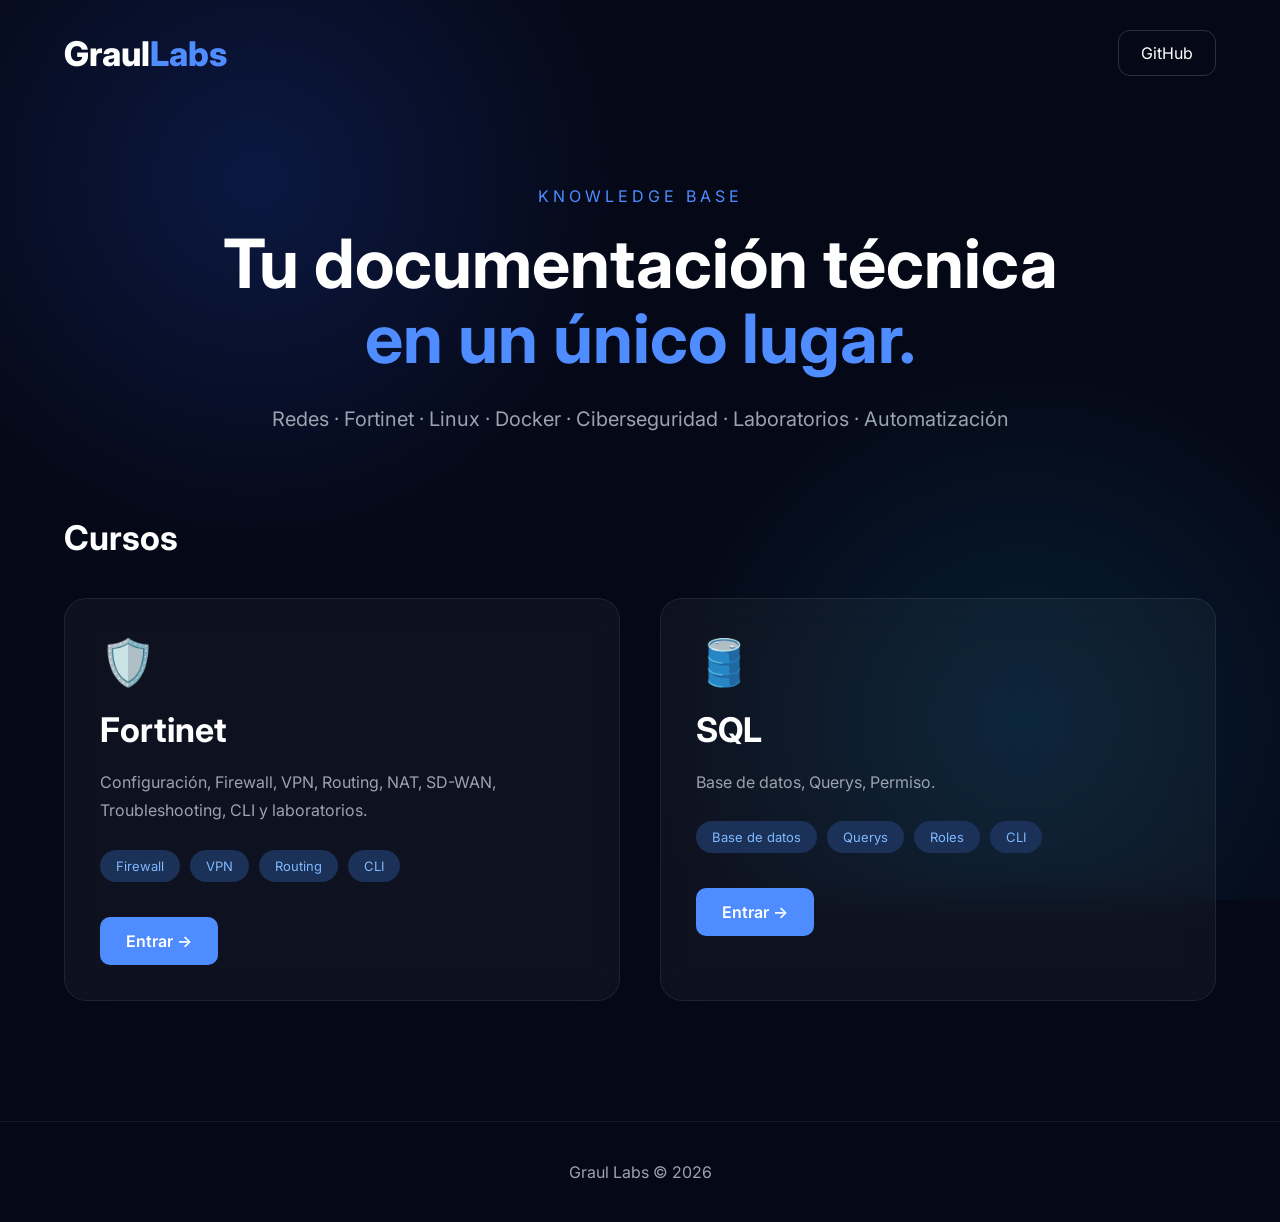
<file: index.html>
<!DOCTYPE html>
<html lang="es">

<head>

    <meta charset="UTF-8">

    <meta name="viewport"
          content="width=device-width, initial-scale=1.0">

    <title>Graul Labs</title>

    <link rel="preconnect" href="https://fonts.googleapis.com">

    <link rel="preconnect" href="https://fonts.gstatic.com" crossorigin>

    <link href="https://fonts.googleapis.com/css2?family=Inter:wght@300;400;500;600;700;800&display=swap"
          rel="stylesheet">

    <link rel="stylesheet" href="css/style.css">

</head>

<body>

<div class="background"></div>

<nav>

    <div class="logo">

        Graul<span>Labs</span>

    </div>

    <a href="https://github.com/raulgg21"
       target="_blank"
       class="github">

        GitHub

    </a>

</nav>

<header>

    <p class="subtitle">

        Knowledge Base

    </p>

    <h1>

        Tu documentación técnica<br>

        <span>en un único lugar.</span>

    </h1>

    <p class="description">

        Redes · Fortinet · Linux · Docker ·
        Ciberseguridad · Laboratorios · Automatización

    </p>

</header>

<section>

    <h2>Cursos</h2>

    <div class="cards">

        <article class="card">

            <div class="icon">

                🛡️

            </div>

            <h3>Fortinet</h3>

            <p>

                Configuración, Firewall,
                VPN, Routing,
                NAT, SD-WAN,
                Troubleshooting,
                CLI y laboratorios.

            </p>

            <div class="badges">

                <span>Firewall</span>

                <span>VPN</span>

                <span>Routing</span>

                <span>CLI</span>

            </div>

            <a href="fortinet/index.html">

                Entrar →

            </a>

        </article>

                <article class="card">

            <div class="icon">

                🛢️

            </div>

            <h3>SQL</h3>

            <p>

                Base de datos, Querys,
                Permiso.

            </p>

            <div class="badges">

                <span>Base de datos</span>

                <span>Querys</span>

                <span>Roles</span>

                <span>CLI</span>

            </div>

            <a href="SQL/index.html">

                Entrar →

            </a>

        </article>

    </div>

</section>

<footer>

    Graul Labs © 2026

</footer>

</body>

</html>
</file>
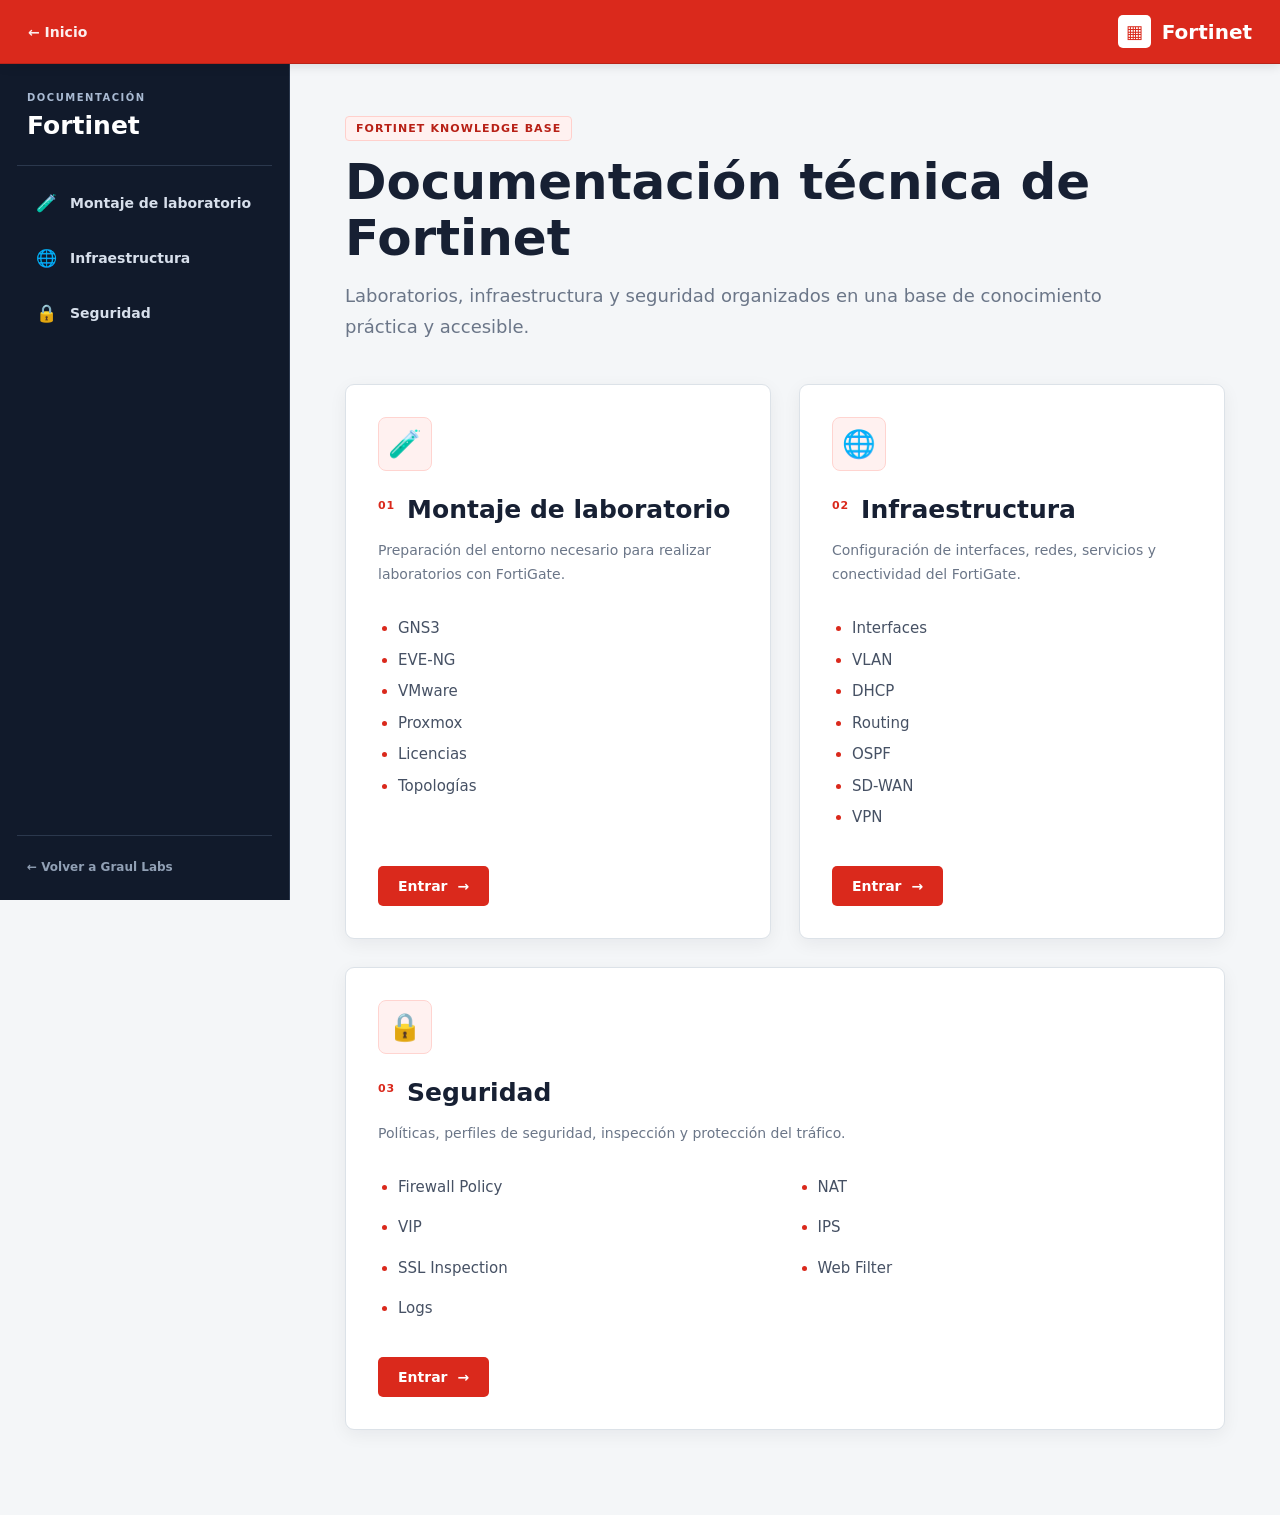
<file: fortinet/index.html>
<!DOCTYPE html>
<html lang="es">

<head>
    <meta charset="UTF-8">

    <meta
        name="viewport"
        content="width=device-width, initial-scale=1.0"
    >

    <title>Fortinet | Graul Labs</title>

    <link rel="stylesheet" href="css/fortinet.css">
</head>

<body>

<header class="topbar">

    <a href="../index.html" class="topbar-back">
        ← Inicio
    </a>

    <a href="index.html" class="brand">
        <span class="brand-icon">▦</span>
        <span>Fortinet</span>
    </a>

</header>

<div class="course-layout">

    <aside class="sidebar">

        <div class="sidebar-header">
            <span class="sidebar-label">
                Documentación
            </span>

            <h1>Fortinet</h1>
        </div>

        <nav class="sidebar-nav">

            <a href="laboratorio/" class="sidebar-link">
                <span class="sidebar-link-icon">🧪</span>

                <span>
                    Montaje de laboratorio
                </span>
            </a>

            <a href="infraestructura/" class="sidebar-link">
                <span class="sidebar-link-icon">🌐</span>

                <span>
                    Infraestructura
                </span>
            </a>

            <a href="seguridad/" class="sidebar-link">
                <span class="sidebar-link-icon">🔒</span>

                <span>
                    Seguridad
                </span>
            </a>

        </nav>

        <div class="sidebar-footer">
            <a href="../index.html">
                ← Volver a Graul Labs
            </a>
        </div>

    </aside>

    <main class="main-content">

        <section class="hero">

            <span class="hero-label">
                Fortinet Knowledge Base
            </span>

            <h2>
                Documentación técnica de Fortinet
            </h2>

            <p>
                Laboratorios, infraestructura y seguridad organizados
                en una base de conocimiento práctica y accesible.
            </p>

        </section>

        <section class="categories">

            <article class="category-card">

                <div class="category-icon">
                    🧪
                </div>

                <div class="category-heading">
                    <span class="category-number">01</span>
                    <h3>Montaje de laboratorio</h3>
                </div>

                <p class="category-description">
                    Preparación del entorno necesario para realizar
                    laboratorios con FortiGate.
                </p>

                <ul>
                    <li>GNS3</li>
                    <li>EVE-NG</li>
                    <li>VMware</li>
                    <li>Proxmox</li>
                    <li>Licencias</li>
                    <li>Topologías</li>
                </ul>

                <a href="laboratorio/" class="category-button">
                    Entrar
                    <span>→</span>
                </a>

            </article>

            <article class="category-card">

                <div class="category-icon">
                    🌐
                </div>

                <div class="category-heading">
                    <span class="category-number">02</span>
                    <h3>Infraestructura</h3>
                </div>

                <p class="category-description">
                    Configuración de interfaces, redes, servicios
                    y conectividad del FortiGate.
                </p>

                <ul>
                    <li>Interfaces</li>
                    <li>VLAN</li>
                    <li>DHCP</li>
                    <li>Routing</li>
                    <li>OSPF</li>
                    <li>SD-WAN</li>
                    <li>VPN</li>
                </ul>

                <a href="infraestructura/" class="category-button">
                    Entrar
                    <span>→</span>
                </a>

            </article>

            <article class="category-card">

                <div class="category-icon">
                    🔒
                </div>

                <div class="category-heading">
                    <span class="category-number">03</span>
                    <h3>Seguridad</h3>
                </div>

                <p class="category-description">
                    Políticas, perfiles de seguridad, inspección
                    y protección del tráfico.
                </p>

                <ul>
                    <li>Firewall Policy</li>
                    <li>NAT</li>
                    <li>VIP</li>
                    <li>IPS</li>
                    <li>SSL Inspection</li>
                    <li>Web Filter</li>
                    <li>Logs</li>
                </ul>

                <a href="seguridad/" class="category-button">
                    Entrar
                    <span>→</span>
                </a>

            </article>

        </section>

    </main>

</div>

</body>
</html>
</file>
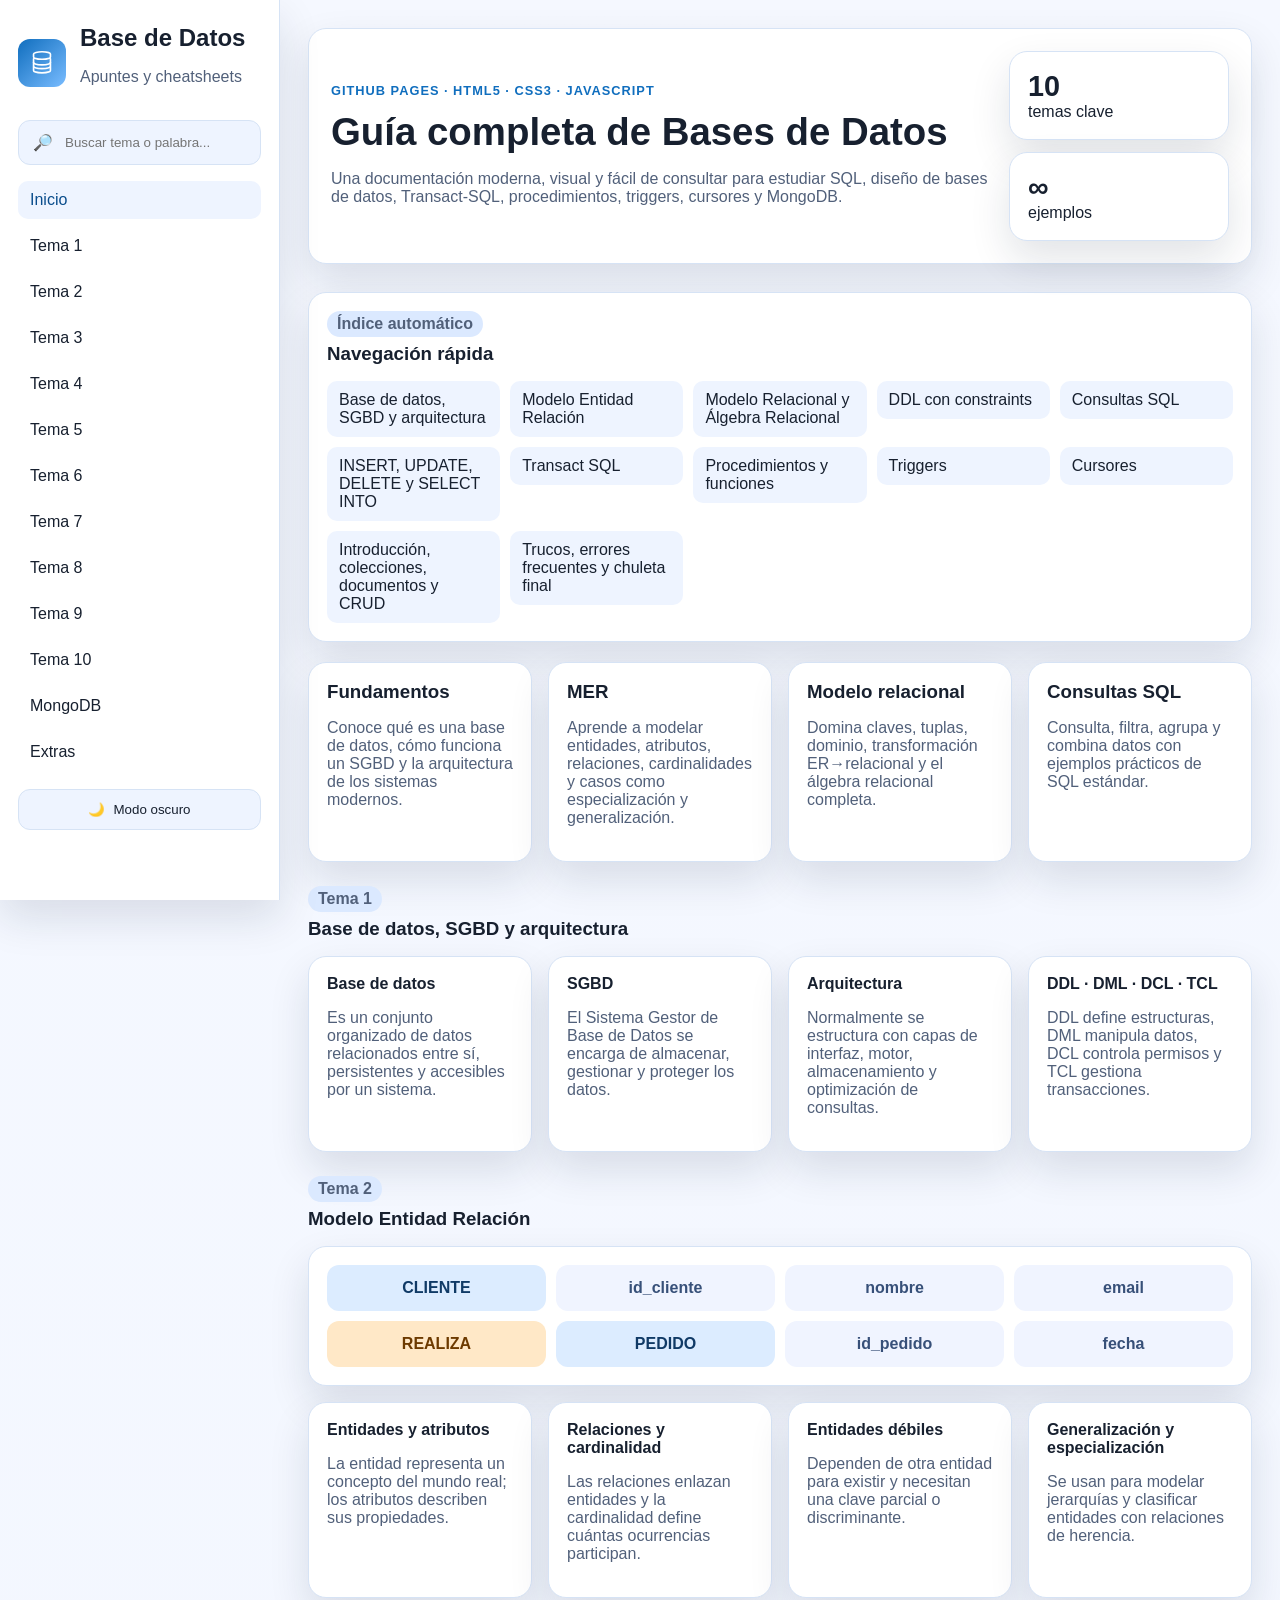
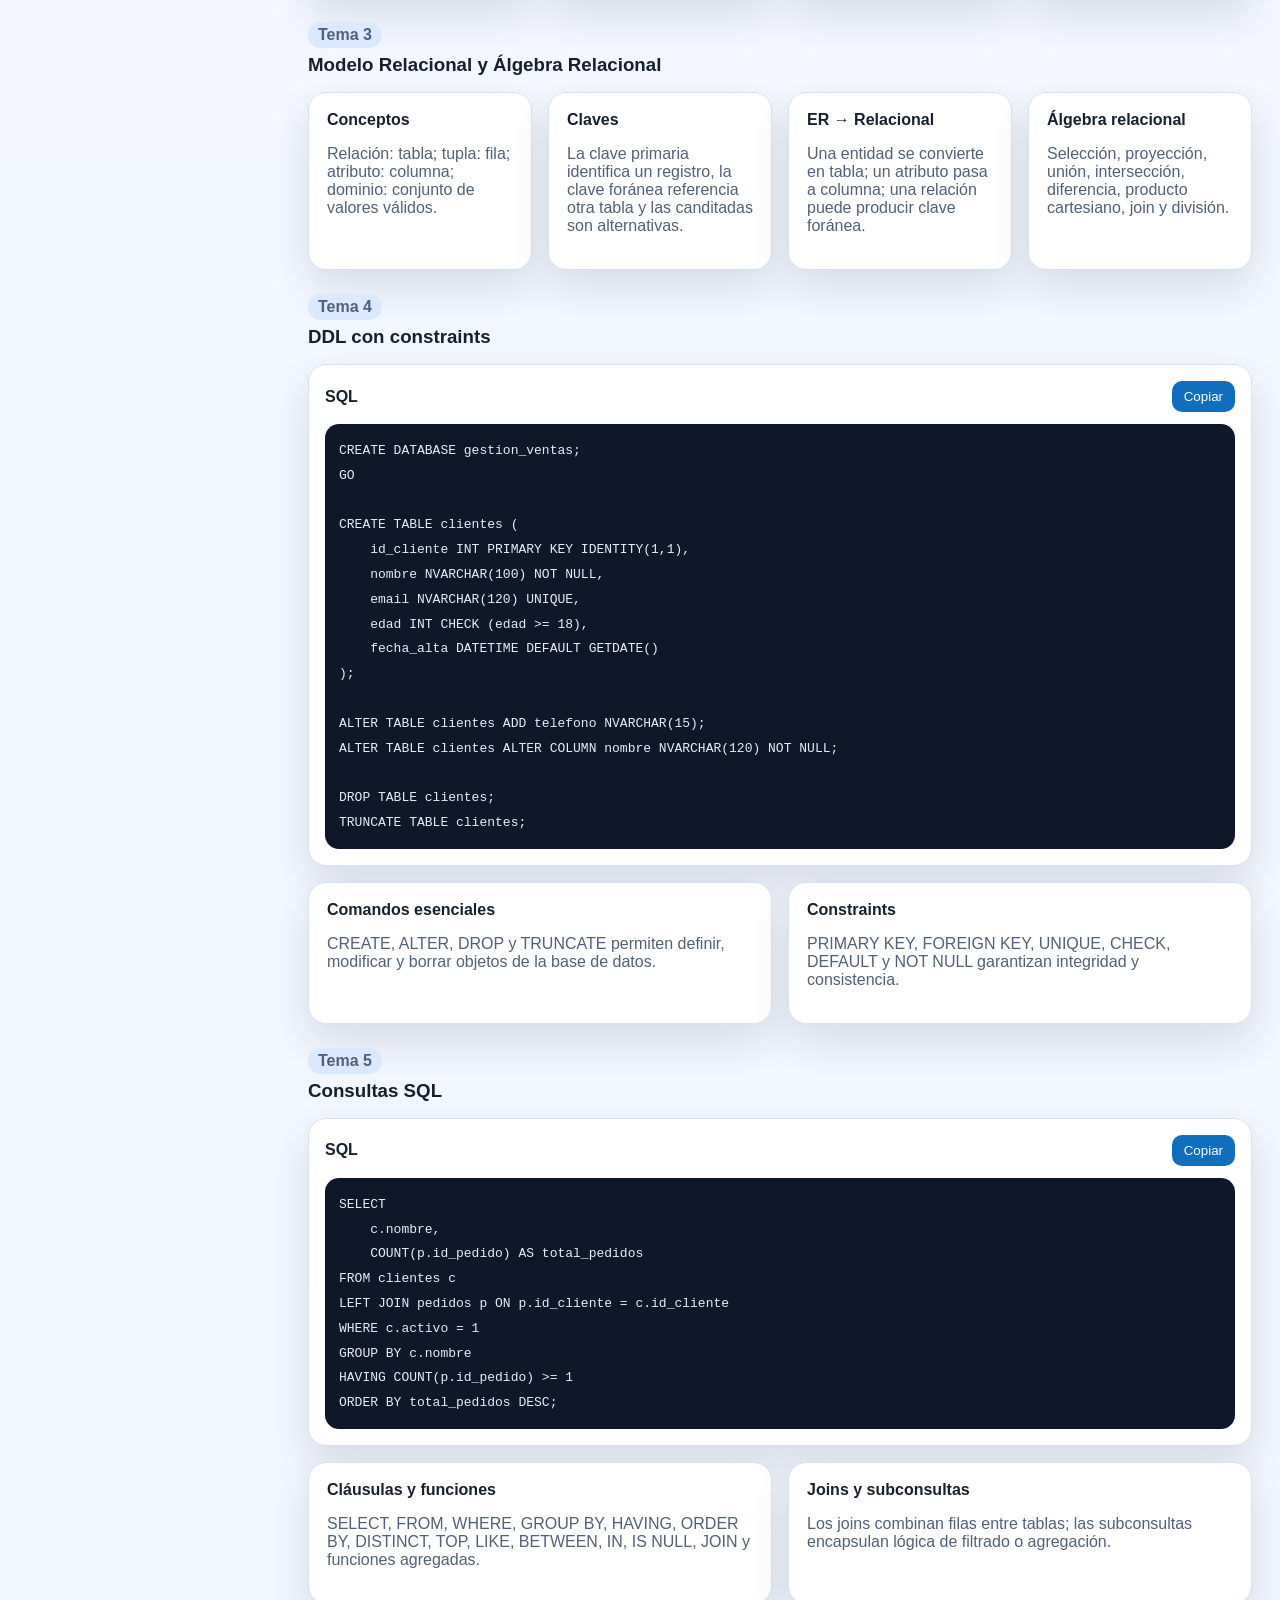
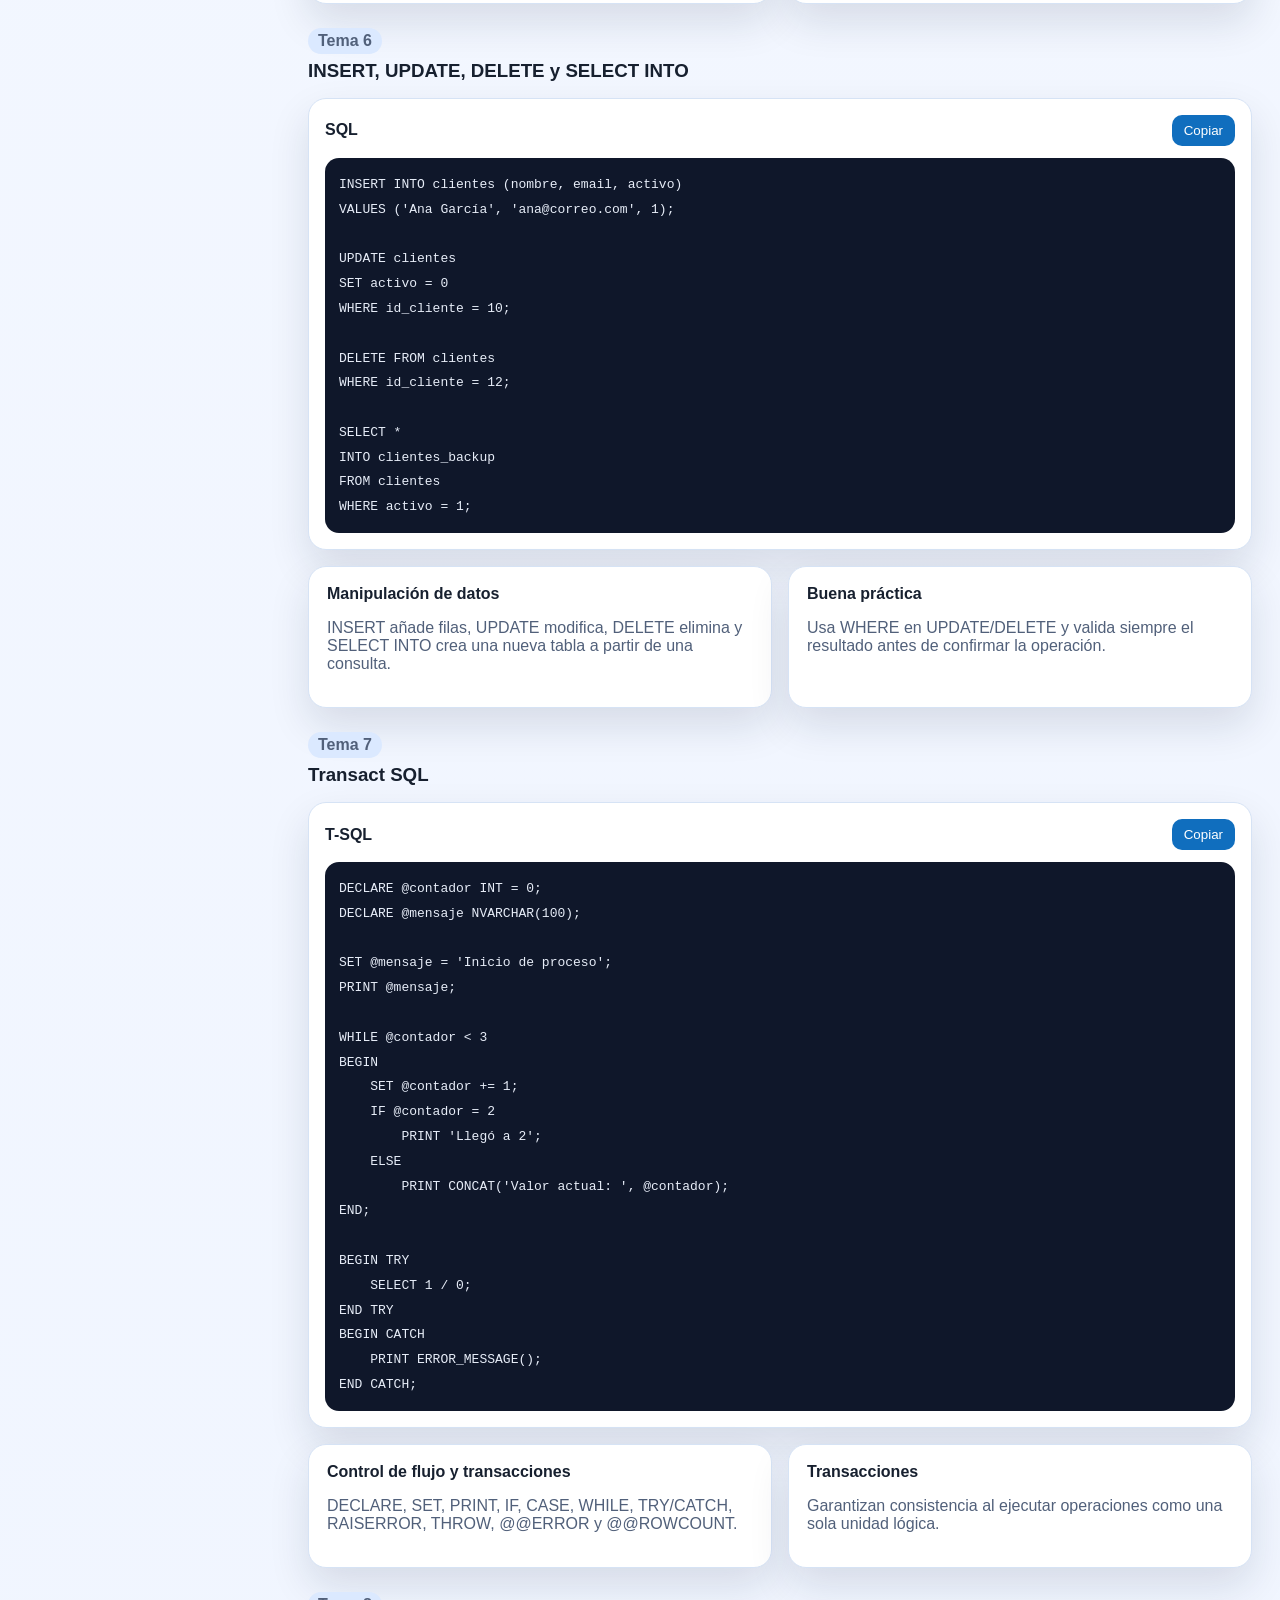
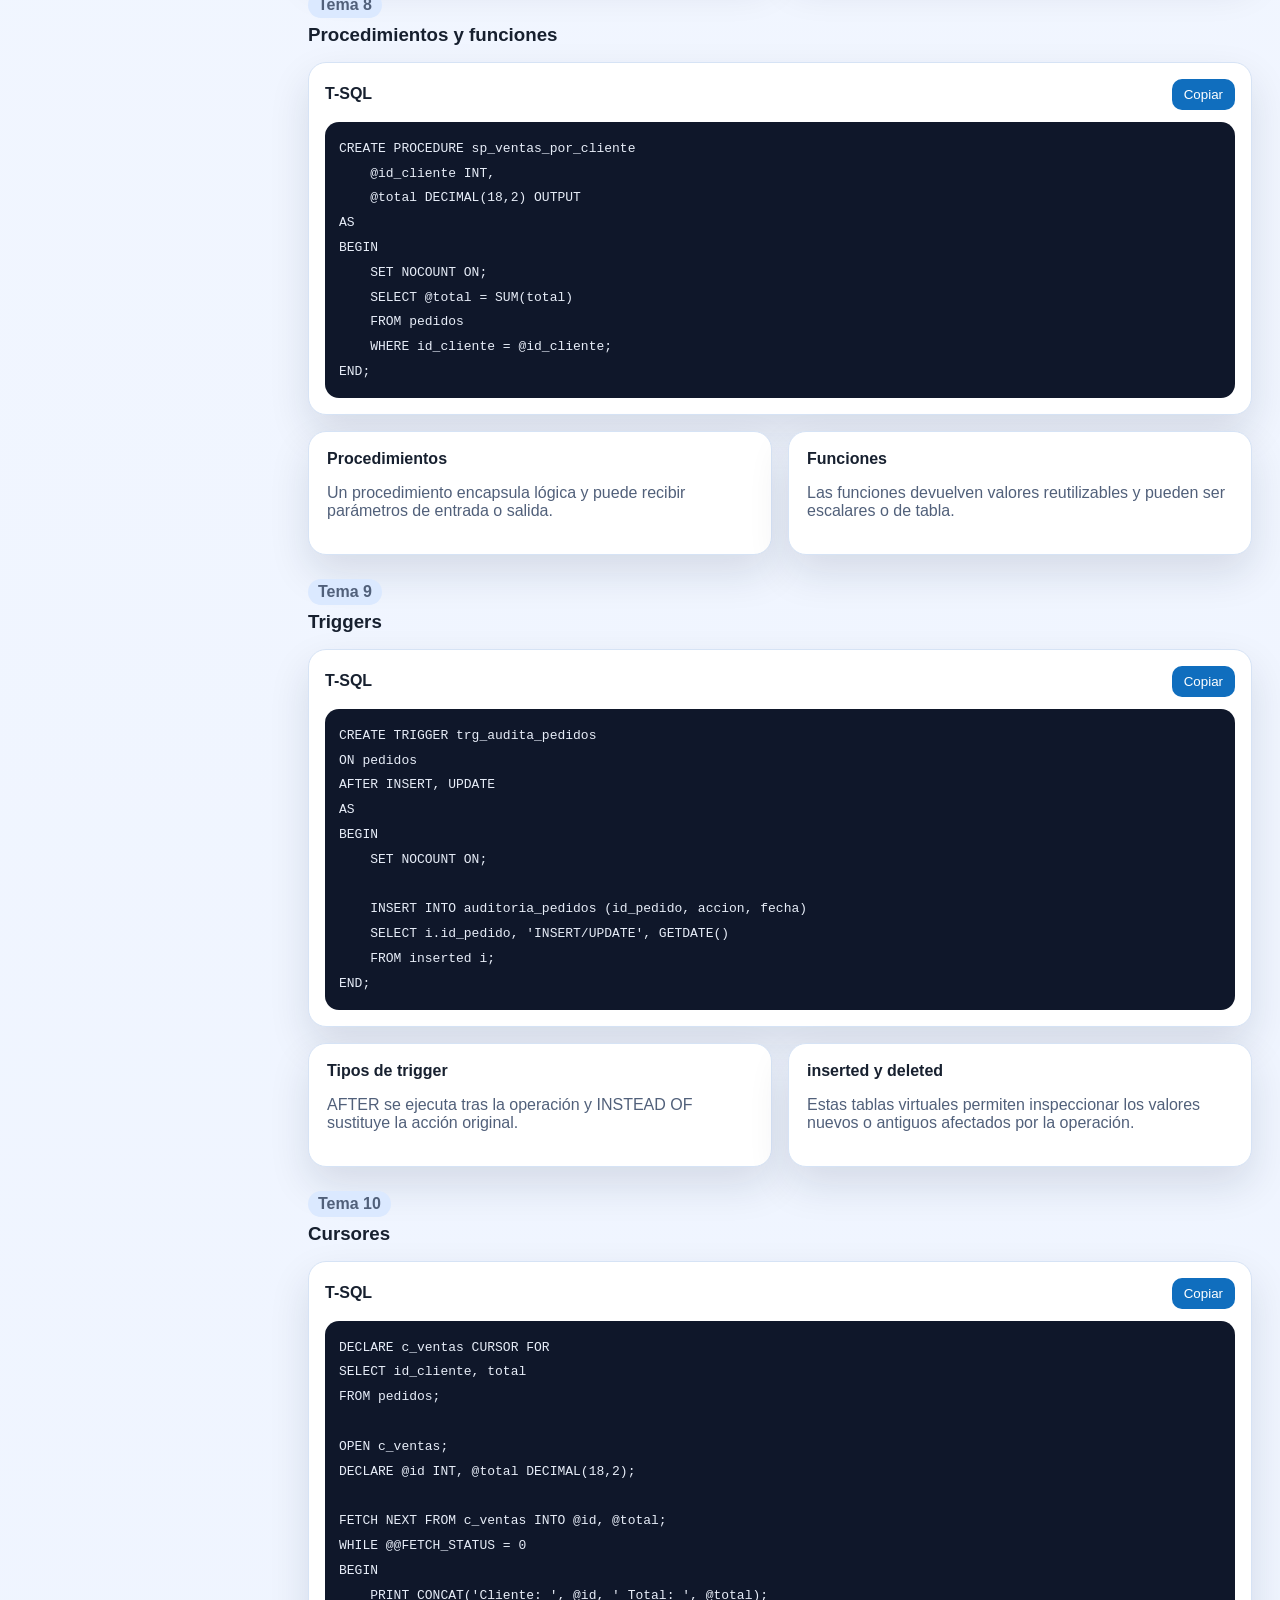
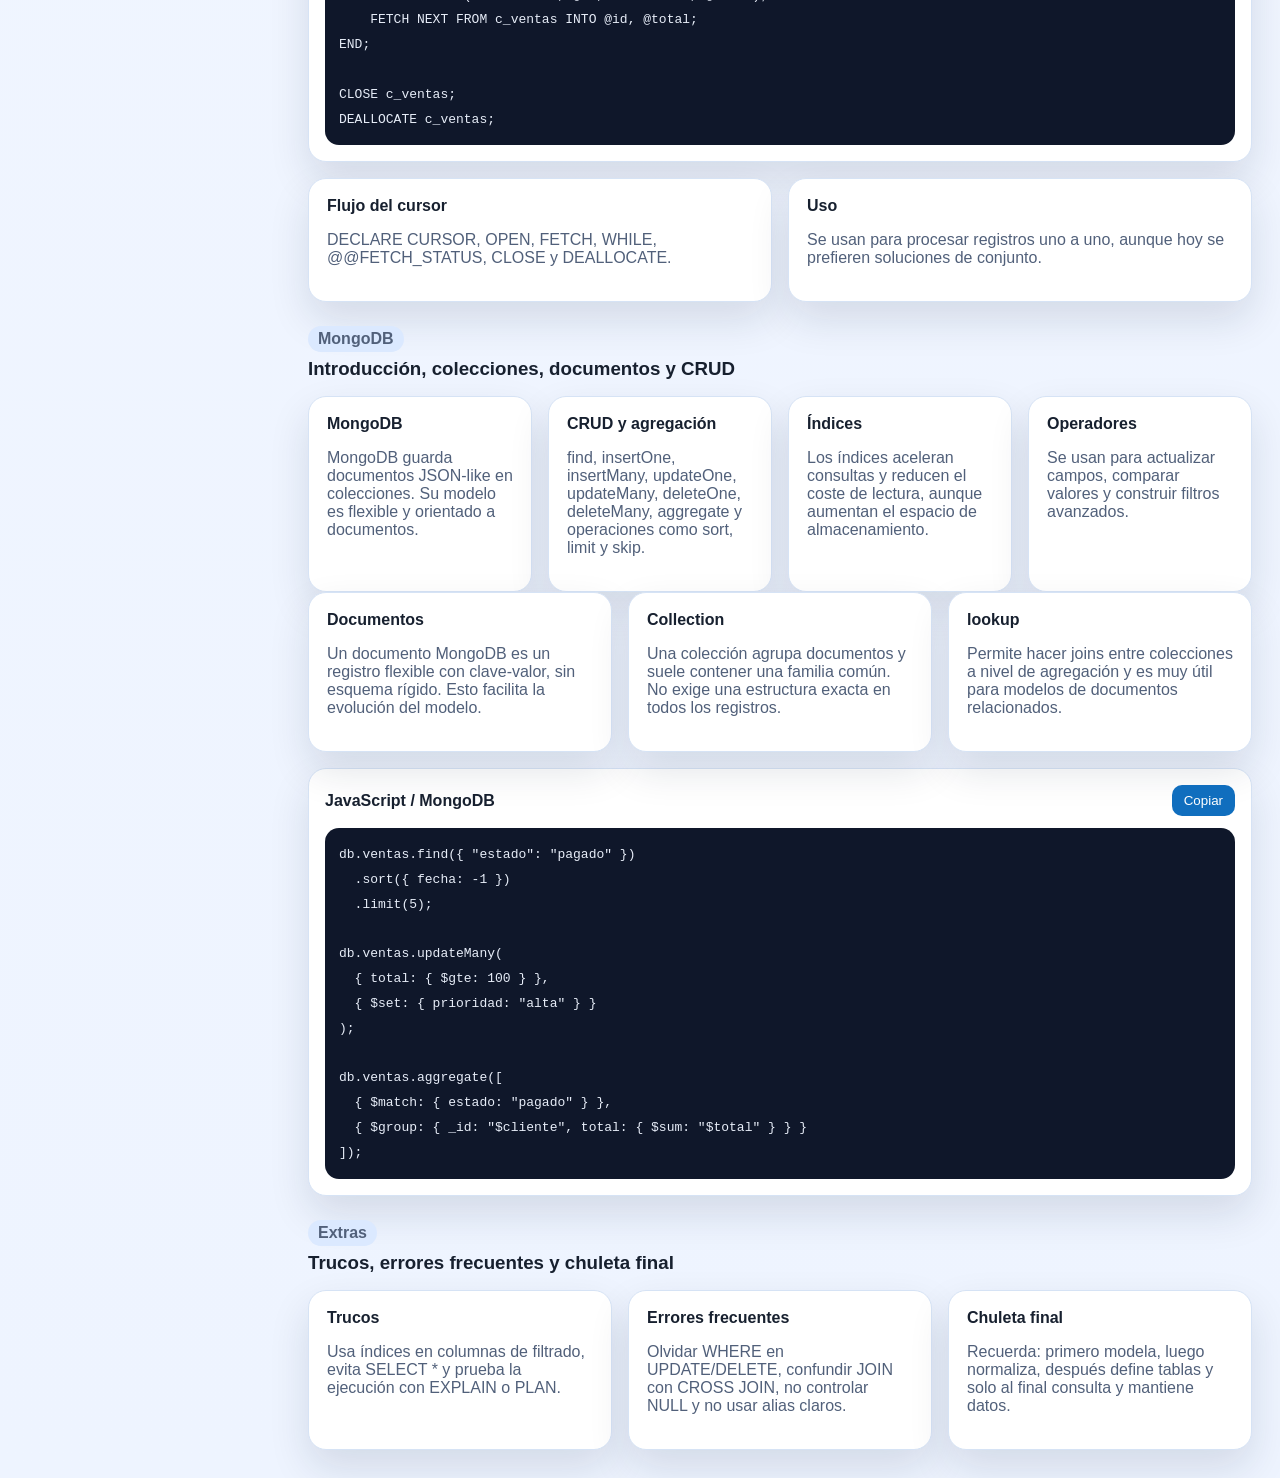
<file: SQL/index.html>
<!doctype html>
<html lang="es">
  <head>
    <meta charset="UTF-8" />
    <meta name="viewport" content="width=device-width, initial-scale=1.0" />
    <title>Apuntes de Bases de Datos</title>
    <meta
      name="description"
      content="Documentación completa y moderna sobre Bases de Datos, SQL, T-SQL, MongoDB y diseño relacional."
    />
    <link rel="stylesheet" href="style.css" />
  </head>
  <body>
    <div class="app-shell">
      <aside class="sidebar" id="sidebar">
        <div class="brand-wrap">
          <div class="brand-icon" aria-hidden="true">
            <svg viewBox="0 0 64 64" role="img" aria-label="Icono de base de datos">
              <path d="M32 8c-9.9 0-18 2.3-18 5v6c0 2.7 8.1 5 18 5s18-2.3 18-5v-6c0-2.7-8.1-5-18-5Zm-18 15v8c0 2.7 8.1 5 18 5s18-2.3 18-5v-8" fill="none" stroke="currentColor" stroke-width="3.5" stroke-linecap="round"/>
              <path d="M14 31v8c0 2.7 8.1 5 18 5s18-2.3 18-5v-8" fill="none" stroke="currentColor" stroke-width="3.5" stroke-linecap="round"/>
              <path d="M14 40v8c0 2.7 8.1 5 18 5s18-2.3 18-5v-8" fill="none" stroke="currentColor" stroke-width="3.5" stroke-linecap="round"/>
            </svg>
          </div>
          <div>
            <h1>Base de Datos</h1>
            <p>Apuntes y cheatsheets</p>
          </div>
        </div>

        <label class="search-box">
          <span>🔎</span>
          <input id="searchInput" type="search" placeholder="Buscar tema o palabra..." />
        </label>

        <nav class="sidebar-nav" aria-label="Navegación principal">
          <a href="#inicio">Inicio</a>
          <a href="#tema-1">Tema 1</a>
          <a href="#tema-2">Tema 2</a>
          <a href="#tema-3">Tema 3</a>
          <a href="#tema-4">Tema 4</a>
          <a href="#tema-5">Tema 5</a>
          <a href="#tema-6">Tema 6</a>
          <a href="#tema-7">Tema 7</a>
          <a href="#tema-8">Tema 8</a>
          <a href="#tema-9">Tema 9</a>
          <a href="#tema-10">Tema 10</a>
          <a href="#mongodb">MongoDB</a>
          <a href="#extras">Extras</a>
        </nav>

        <button class="theme-toggle" id="themeToggle" type="button" aria-label="Cambiar tema">
          <span class="toggle-icon">🌙</span>
          <span>Modo oscuro</span>
        </button>
      </aside>

      <main class="content">
        <header class="hero" id="inicio">
          <div>
            <p class="eyebrow">GitHub Pages · HTML5 · CSS3 · JavaScript</p>
            <h2>Guía completa de Bases de Datos</h2>
            <p class="hero-copy">
              Una documentación moderna, visual y fácil de consultar para estudiar SQL, diseño de bases de datos,
              Transact-SQL, procedimientos, triggers, cursores y MongoDB.
            </p>
          </div>
          <div class="hero-stats">
            <article class="stat-card">
              <strong>10</strong>
              <span>temas clave</span>
            </article>
            <article class="stat-card">
              <strong>∞</strong>
              <span>ejemplos</span>
            </article>
          </div>
        </header>

        <section class="toc-card" aria-label="Índice automático">
          <div class="section-heading">
            <span class="label">Índice automático</span>
            <h3>Navegación rápida</h3>
          </div>
          <ul class="toc-list" id="tocList"></ul>
        </section>

        <section class="section-grid overview-cards" aria-label="Resumen del curso">
          <article class="doc-card" data-keywords="base datos sgbd arquitectura ddl dml dcl tcl">
            <h3>Fundamentos</h3>
            <p>Conoce qué es una base de datos, cómo funciona un SGBD y la arquitectura de los sistemas modernos.</p>
          </article>
          <article class="doc-card" data-keywords="modelo entidad relacion er cardinalidad atributos relaciones">
            <h3>MER</h3>
            <p>Aprende a modelar entidades, atributos, relaciones, cardinalidades y casos como especialización y generalización.</p>
          </article>
          <article class="doc-card" data-keywords="relacional algebra seleccion proyeccion union interseccion division join">
            <h3>Modelo relacional</h3>
            <p>Domina claves, tuplas, dominio, transformación ER→relacional y el álgebra relacional completa.</p>
          </article>
          <article class="doc-card" data-keywords="sql select from where order by group by having join subconsultas">
            <h3>Consultas SQL</h3>
            <p>Consulta, filtra, agrupa y combina datos con ejemplos prácticos de SQL estándar.</p>
          </article>
        </section>

        <section id="tema-1" class="docs-section">
          <div class="section-heading">
            <span class="label">Tema 1</span>
            <h3>Base de datos, SGBD y arquitectura</h3>
          </div>
          <div class="doc-grid">
            <article class="doc-card" data-keywords="base de datos datos almacenamiento persistencia">
              <h4>Base de datos</h4>
              <p>Es un conjunto organizado de datos relacionados entre sí, persistentes y accesibles por un sistema.</p>
            </article>
            <article class="doc-card" data-keywords="sgbd sistema gestor base datos mysql sql server oracle">
              <h4>SGBD</h4>
              <p>El Sistema Gestor de Base de Datos se encarga de almacenar, gestionar y proteger los datos.</p>
            </article>
            <article class="doc-card" data-keywords="arquitectura capas interfaz motor almacenamiento">
              <h4>Arquitectura</h4>
              <p>Normalmente se estructura con capas de interfaz, motor, almacenamiento y optimización de consultas.</p>
            </article>
            <article class="doc-card" data-keywords="ddl dml dcl tcl create alter drop grant revoke commit rollback">
              <h4>DDL · DML · DCL · TCL</h4>
              <p>DDL define estructuras, DML manipula datos, DCL controla permisos y TCL gestiona transacciones.</p>
            </article>
          </div>
        </section>

        <section id="tema-2" class="docs-section">
          <div class="section-heading">
            <span class="label">Tema 2</span>
            <h3>Modelo Entidad Relación</h3>
          </div>
          <div class="diagram-wrap">
            <div class="mer-box">
              <div class="entity">CLIENTE</div>
              <div class="attribute">id_cliente</div>
              <div class="attribute">nombre</div>
              <div class="attribute">email</div>
              <div class="relation">REALIZA</div>
              <div class="entity">PEDIDO</div>
              <div class="attribute">id_pedido</div>
              <div class="attribute">fecha</div>
            </div>
          </div>
          <div class="doc-grid">
            <article class="doc-card" data-keywords="entidad entidad fuerte atributo atributo simple compuesto">
              <h4>Entidades y atributos</h4>
              <p>La entidad representa un concepto del mundo real; los atributos describen sus propiedades.</p>
            </article>
            <article class="doc-card" data-keywords="relaciones cardinalidad uno a muchos muchos a muchos uno a uno">
              <h4>Relaciones y cardinalidad</h4>
              <p>Las relaciones enlazan entidades y la cardinalidad define cuántas ocurrencias participan.</p>
            </article>
            <article class="doc-card" data-keywords="entidades debiles clave parcial clave discriminante">
              <h4>Entidades débiles</h4>
              <p>Dependen de otra entidad para existir y necesitan una clave parcial o discriminante.</p>
            </article>
            <article class="doc-card" data-keywords="generalizacion especializacion herencia supertipo subtipo">
              <h4>Generalización y especialización</h4>
              <p>Se usan para modelar jerarquías y clasificar entidades con relaciones de herencia.</p>
            </article>
          </div>
        </section>

        <section id="tema-3" class="docs-section">
          <div class="section-heading">
            <span class="label">Tema 3</span>
            <h3>Modelo Relacional y Álgebra Relacional</h3>
          </div>
          <div class="doc-grid">
            <article class="doc-card" data-keywords="relacion tupla atributo dominio clave primary key foreign key candidate">
              <h4>Conceptos</h4>
              <p>Relación: tabla; tupla: fila; atributo: columna; dominio: conjunto de valores válidos.</p>
            </article>
            <article class="doc-card" data-keywords="clave primaria clave foranea clave candidata clave alternativa">
              <h4>Claves</h4>
              <p>La clave primaria identifica un registro, la clave foránea referencia otra tabla y las canditadas son alternativas.</p>
            </article>
            <article class="doc-card" data-keywords="transformacion er relacional entidades atributos relaciones tablas">
              <h4>ER → Relacional</h4>
              <p>Una entidad se convierte en tabla; un atributo pasa a columna; una relación puede producir clave foránea.</p>
            </article>
            <article class="doc-card" data-keywords="algebra relacional seleccion proyeccion union interseccion diferencia producto join division">
              <h4>Álgebra relacional</h4>
              <p>Selección, proyección, unión, intersección, diferencia, producto cartesiano, join y división.</p>
            </article>
          </div>
        </section>

        <section id="tema-4" class="docs-section">
          <div class="section-heading">
            <span class="label">Tema 4</span>
            <h3>DDL con constraints</h3>
          </div>
          <div class="example-block">
            <div class="code-header">
              <span>SQL</span>
              <button class="copy-button" data-copy-target="ddlExample">Copiar</button>
            </div>
            <pre id="ddlExample"><code>CREATE DATABASE gestion_ventas;
GO

CREATE TABLE clientes (
    id_cliente INT PRIMARY KEY IDENTITY(1,1),
    nombre NVARCHAR(100) NOT NULL,
    email NVARCHAR(120) UNIQUE,
    edad INT CHECK (edad &gt;= 18),
    fecha_alta DATETIME DEFAULT GETDATE()
);

ALTER TABLE clientes ADD telefono NVARCHAR(15);
ALTER TABLE clientes ALTER COLUMN nombre NVARCHAR(120) NOT NULL;

DROP TABLE clientes;
TRUNCATE TABLE clientes;</code></pre>
          </div>
          <div class="doc-grid">
            <article class="doc-card" data-keywords="create database create table alter drop truncate primary key foreign key unique check default not null">
              <h4>Comandos esenciales</h4>
              <p>CREATE, ALTER, DROP y TRUNCATE permiten definir, modificar y borrar objetos de la base de datos.</p>
            </article>
            <article class="doc-card" data-keywords="constraint constraints primary key foreign key unique check default not null">
              <h4>Constraints</h4>
              <p>PRIMARY KEY, FOREIGN KEY, UNIQUE, CHECK, DEFAULT y NOT NULL garantizan integridad y consistencia.</p>
            </article>
          </div>
        </section>

        <section id="tema-5" class="docs-section">
          <div class="section-heading">
            <span class="label">Tema 5</span>
            <h3>Consultas SQL</h3>
          </div>
          <div class="example-block">
            <div class="code-header">
              <span>SQL</span>
              <button class="copy-button" data-copy-target="selectExample">Copiar</button>
            </div>
            <pre id="selectExample"><code>SELECT
    c.nombre,
    COUNT(p.id_pedido) AS total_pedidos
FROM clientes c
LEFT JOIN pedidos p ON p.id_cliente = c.id_cliente
WHERE c.activo = 1
GROUP BY c.nombre
HAVING COUNT(p.id_pedido) &gt;= 1
ORDER BY total_pedidos DESC;</code></pre>
          </div>
          <div class="doc-grid">
            <article class="doc-card" data-keywords="select from where order by group by having distinct top like between in is null join inner left right full cross subconsultas exists union intersect except count sum avg min max">
              <h4>Cláusulas y funciones</h4>
              <p>SELECT, FROM, WHERE, GROUP BY, HAVING, ORDER BY, DISTINCT, TOP, LIKE, BETWEEN, IN, IS NULL, JOIN y funciones agregadas.</p>
            </article>
            <article class="doc-card" data-keywords="join inner left right full cross subconsulta">
              <h4>Joins y subconsultas</h4>
              <p>Los joins combinan filas entre tablas; las subconsultas encapsulan lógica de filtrado o agregación.</p>
            </article>
          </div>
        </section>

        <section id="tema-6" class="docs-section">
          <div class="section-heading">
            <span class="label">Tema 6</span>
            <h3>INSERT, UPDATE, DELETE y SELECT INTO</h3>
          </div>
          <div class="example-block">
            <div class="code-header">
              <span>SQL</span>
              <button class="copy-button" data-copy-target="dmlExample">Copiar</button>
            </div>
            <pre id="dmlExample"><code>INSERT INTO clientes (nombre, email, activo)
VALUES ('Ana García', 'ana@correo.com', 1);

UPDATE clientes
SET activo = 0
WHERE id_cliente = 10;

DELETE FROM clientes
WHERE id_cliente = 12;

SELECT *
INTO clientes_backup
FROM clientes
WHERE activo = 1;</code></pre>
          </div>
          <div class="doc-grid">
            <article class="doc-card" data-keywords="insert update delete select into">
              <h4>Manipulación de datos</h4>
              <p>INSERT añade filas, UPDATE modifica, DELETE elimina y SELECT INTO crea una nueva tabla a partir de una consulta.</p>
            </article>
            <article class="doc-card" data-keywords="transacciones integridad">
              <h4>Buena práctica</h4>
              <p>Usa WHERE en UPDATE/DELETE y valida siempre el resultado antes de confirmar la operación.</p>
            </article>
          </div>
        </section>

        <section id="tema-7" class="docs-section">
          <div class="section-heading">
            <span class="label">Tema 7</span>
            <h3>Transact SQL</h3>
          </div>
          <div class="example-block">
            <div class="code-header">
              <span>T-SQL</span>
              <button class="copy-button" data-copy-target="tsqlExample">Copiar</button>
            </div>
            <pre id="tsqlExample"><code>DECLARE @contador INT = 0;
DECLARE @mensaje NVARCHAR(100);

SET @mensaje = 'Inicio de proceso';
PRINT @mensaje;

WHILE @contador &lt; 3
BEGIN
    SET @contador += 1;
    IF @contador = 2
        PRINT 'Llegó a 2';
    ELSE
        PRINT CONCAT('Valor actual: ', @contador);
END;

BEGIN TRY
    SELECT 1 / 0;
END TRY
BEGIN CATCH
    PRINT ERROR_MESSAGE();
END CATCH;</code></pre>
          </div>
          <div class="doc-grid">
            <article class="doc-card" data-keywords="declare set print if case while break continue try catch raiserror throw @@error @@rowcount begin transaction commit rollback">
              <h4>Control de flujo y transacciones</h4>
              <p>DECLARE, SET, PRINT, IF, CASE, WHILE, TRY/CATCH, RAISERROR, THROW, @@ERROR y @@ROWCOUNT.</p>
            </article>
            <article class="doc-card" data-keywords="begin transaction commit rollback save transaction">
              <h4>Transacciones</h4>
              <p>Garantizan consistencia al ejecutar operaciones como una sola unidad lógica.</p>
            </article>
          </div>
        </section>

        <section id="tema-8" class="docs-section">
          <div class="section-heading">
            <span class="label">Tema 8</span>
            <h3>Procedimientos y funciones</h3>
          </div>
          <div class="example-block">
            <div class="code-header">
              <span>T-SQL</span>
              <button class="copy-button" data-copy-target="procExample">Copiar</button>
            </div>
            <pre id="procExample"><code>CREATE PROCEDURE sp_ventas_por_cliente
    @id_cliente INT,
    @total DECIMAL(18,2) OUTPUT
AS
BEGIN
    SET NOCOUNT ON;
    SELECT @total = SUM(total)
    FROM pedidos
    WHERE id_cliente = @id_cliente;
END;</code></pre>
          </div>
          <div class="doc-grid">
            <article class="doc-card" data-keywords="stored procedure procedimiento parametros output">
              <h4>Procedimientos</h4>
              <p>Un procedimiento encapsula lógica y puede recibir parámetros de entrada o salida.</p>
            </article>
            <article class="doc-card" data-keywords="funciones scalar inline table valued">
              <h4>Funciones</h4>
              <p>Las funciones devuelven valores reutilizables y pueden ser escalares o de tabla.</p>
            </article>
          </div>
        </section>

        <section id="tema-9" class="docs-section">
          <div class="section-heading">
            <span class="label">Tema 9</span>
            <h3>Triggers</h3>
          </div>
          <div class="example-block">
            <div class="code-header">
              <span>T-SQL</span>
              <button class="copy-button" data-copy-target="triggerExample">Copiar</button>
            </div>
            <pre id="triggerExample"><code>CREATE TRIGGER trg_audita_pedidos
ON pedidos
AFTER INSERT, UPDATE
AS
BEGIN
    SET NOCOUNT ON;

    INSERT INTO auditoria_pedidos (id_pedido, accion, fecha)
    SELECT i.id_pedido, 'INSERT/UPDATE', GETDATE()
    FROM inserted i;
END;</code></pre>
          </div>
          <div class="doc-grid">
            <article class="doc-card" data-keywords="trigger after instead of inserted deleted auditoria">
              <h4>Tipos de trigger</h4>
              <p>AFTER se ejecuta tras la operación y INSTEAD OF sustituye la acción original.</p>
            </article>
            <article class="doc-card" data-keywords="inserted deleted audit auditoria bitacora">
              <h4>inserted y deleted</h4>
              <p>Estas tablas virtuales permiten inspeccionar los valores nuevos o antiguos afectados por la operación.</p>
            </article>
          </div>
        </section>

        <section id="tema-10" class="docs-section">
          <div class="section-heading">
            <span class="label">Tema 10</span>
            <h3>Cursores</h3>
          </div>
          <div class="example-block">
            <div class="code-header">
              <span>T-SQL</span>
              <button class="copy-button" data-copy-target="cursorExample">Copiar</button>
            </div>
            <pre id="cursorExample"><code>DECLARE c_ventas CURSOR FOR
SELECT id_cliente, total
FROM pedidos;

OPEN c_ventas;
DECLARE @id INT, @total DECIMAL(18,2);

FETCH NEXT FROM c_ventas INTO @id, @total;
WHILE @@FETCH_STATUS = 0
BEGIN
    PRINT CONCAT('Cliente: ', @id, ' Total: ', @total);
    FETCH NEXT FROM c_ventas INTO @id, @total;
END;

CLOSE c_ventas;
DEALLOCATE c_ventas;</code></pre>
          </div>
          <div class="doc-grid">
            <article class="doc-card" data-keywords="cursor declare cursor open fetch while @@fetch_status close deallocate">
              <h4>Flujo del cursor</h4>
              <p>DECLARE CURSOR, OPEN, FETCH, WHILE, @@FETCH_STATUS, CLOSE y DEALLOCATE.</p>
            </article>
            <article class="doc-card" data-keywords="ejemplo cursor fila a fila">
              <h4>Uso</h4>
              <p>Se usan para procesar registros uno a uno, aunque hoy se prefieren soluciones de conjunto.</p>
            </article>
          </div>
        </section>

        <section id="mongodb" class="docs-section">
          <div class="section-heading">
            <span class="label">MongoDB</span>
            <h3>Introducción, colecciones, documentos y CRUD</h3>
          </div>
          <div class="doc-grid">
            <article class="doc-card" data-keywords="mongodb introduccion documento coleccion crud find insertone insertmany updateone updatemany deleteone deletemany aggregate lookup sort limit skip indices indexes operadores set inc push pull or and in gte lte">
              <h4>MongoDB</h4>
              <p>MongoDB guarda documentos JSON-like en colecciones. Su modelo es flexible y orientado a documentos.</p>
            </article>
            <article class="doc-card" data-keywords="find insertone insertmany updateone updatemany deleteone deletemany aggregate lookup sort limit skip">
              <h4>CRUD y agregación</h4>
              <p>find, insertOne, insertMany, updateOne, updateMany, deleteOne, deleteMany, aggregate y operaciones como sort, limit y skip.</p>
            </article>
            <article class="doc-card" data-keywords="indices index unique compound text">
              <h4>Índices</h4>
              <p>Los índices aceleran consultas y reducen el coste de lectura, aunque aumentan el espacio de almacenamiento.</p>
            </article>
            <article class="doc-card" data-keywords="operadores set inc push pull or and in gte lte">
              <h4>Operadores</h4>
              <p>Se usan para actualizar campos, comparar valores y construir filtros avanzados.</p>
            </article>
          </div>
          <div class="info-grid">
            <article class="doc-card">
              <h4>Documentos</h4>
              <p>Un documento MongoDB es un registro flexible con clave-valor, sin esquema rígido. Esto facilita la evolución del modelo.</p>
            </article>
            <article class="doc-card">
              <h4>Collection</h4>
              <p>Una colección agrupa documentos y suele contener una familia común. No exige una estructura exacta en todos los registros.</p>
            </article>
            <article class="doc-card">
              <h4>lookup</h4>
              <p>Permite hacer joins entre colecciones a nivel de agregación y es muy útil para modelos de documentos relacionados.</p>
            </article>
          </div>
          <div class="example-block">
            <div class="code-header">
              <span>JavaScript / MongoDB</span>
              <button class="copy-button" data-copy-target="mongoExample">Copiar</button>
            </div>
            <pre id="mongoExample"><code>db.ventas.find({ "estado": "pagado" })
  .sort({ fecha: -1 })
  .limit(5);

db.ventas.updateMany(
  { total: { $gte: 100 } },
  { $set: { prioridad: "alta" } }
);

db.ventas.aggregate([
  { $match: { estado: "pagado" } },
  { $group: { _id: "$cliente", total: { $sum: "$total" } } }
]);</code></pre>
          </div>
        </section>

        <section id="extras" class="docs-section">
          <div class="section-heading">
            <span class="label">Extras</span>
            <h3>Trucos, errores frecuentes y chuleta final</h3>
          </div>
          <div class="doc-grid">
            <article class="doc-card" data-keywords="trucos consejos optimizacion sql index join where limit">
              <h4>Trucos</h4>
              <p>Usa índices en columnas de filtrado, evita SELECT * y prueba la ejecución con EXPLAIN o PLAN.</p>
            </article>
            <article class="doc-card" data-keywords="errores frecuentes falta where update delete join null">
              <h4>Errores frecuentes</h4>
              <p>Olvidar WHERE en UPDATE/DELETE, confundir JOIN con CROSS JOIN, no controlar NULL y no usar alias claros.</p>
            </article>
            <article class="doc-card" data-keywords="chuleta final resumen sql ddl dml">
              <h4>Chuleta final</h4>
              <p>Recuerda: primero modela, luego normaliza, después define tablas y solo al final consulta y mantiene datos.</p>
            </article>
          </div>
        </section>
      </main>
    </div>

    <button id="scrollTop" class="scroll-top" type="button" aria-label="Volver arriba">↑</button>

    <script src="script.js"></script>
  </body>
</html>
</file>
<file: css/style.css>
*{

margin:0;
padding:0;
box-sizing:border-box;

}

:root{

--bg:#050816;

--card:#111827;

--card2:#182235;

--border:#283246;

--text:#ffffff;

--text2:#9ca3af;

--blue:#4f8cff;

--radius:22px;

}

body{

font-family:Inter,sans-serif;

background:var(--bg);

color:white;

overflow-x:hidden;

}

/********************
BACKGROUND
********************/

.background{

position:fixed;

width:100%;

height:100%;

z-index:-1;

background:

radial-gradient(circle at 20% 20%,#275dff30,transparent 30%),

radial-gradient(circle at 80% 80%,#00b8ff20,transparent 30%),

#050816;

}

/********************
NAVBAR
********************/

nav{

width:min(1300px,90%);

margin:auto;

padding:30px 0;

display:flex;

justify-content:space-between;

align-items:center;

}

.logo{

font-size:34px;

font-weight:800;

}

.logo span{

color:var(--blue);

}

.github{

color:white;

text-decoration:none;

padding:12px 22px;

border:1px solid var(--border);

border-radius:12px;

transition:.3s;

}

.github:hover{

background:var(--blue);

}

/********************
HEADER
********************/

header{

width:min(900px,90%);

margin:80px auto;

text-align:center;

}

.subtitle{

letter-spacing:4px;

text-transform:uppercase;

color:var(--blue);

margin-bottom:20px;

}

header h1{

font-size:68px;

line-height:1.1;

margin-bottom:25px;

}

header span{

color:var(--blue);

}

.description{

font-size:20px;

color:var(--text2);

line-height:1.8;

}

/********************
SECTION
********************/

section{

width:min(1300px,90%);

margin:auto;

margin-top:80px;

}

section h2{

margin-bottom:40px;

font-size:34px;

}

/********************
GRID
********************/

.cards{

display:grid;

grid-template-columns:repeat(auto-fit,minmax(360px,1fr));

gap:40px;

}

/********************
CARD
********************/

.card{

background:rgba(255,255,255,.04);

backdrop-filter:blur(20px);

border:1px solid rgba(255,255,255,.08);

border-radius:var(--radius);

padding:35px;

transition:.35s;

}

.card:hover{

transform:translateY(-10px);

border-color:var(--blue);

box-shadow:0 25px 60px rgba(0,0,0,.35);

}

.icon{

font-size:45px;

margin-bottom:20px;

}

.card h3{

font-size:34px;

margin-bottom:18px;

}

.card p{

color:var(--text2);

line-height:1.8;

margin-bottom:25px;

}

.badges{

display:flex;

flex-wrap:wrap;

gap:10px;

margin-bottom:35px;

}

.badges span{

padding:8px 16px;

background:#1b3157;

border-radius:50px;

color:#7fb9ff;

font-size:13px;

}

.card a{

display:inline-block;

padding:14px 26px;

background:var(--blue);

color:white;

text-decoration:none;

border-radius:10px;

font-weight:600;

transition:.3s;

}

.card a:hover{

transform:scale(1.05);

}

/********************
FOOTER
********************/

footer{

margin-top:120px;

padding:40px;

text-align:center;

color:var(--text2);

border-top:1px solid rgba(255,255,255,.08);

}

/********************
RESPONSIVE
********************/

@media(max-width:900px){

header h1{

font-size:48px;

}

.description{

font-size:17px;

}

.cards{

grid-template-columns:1fr;

}

}
</file>
<file: fortinet/css/fortinet.css>
/* =========================================================
   RESET Y VARIABLES
========================================================= */

* {
    margin: 0;
    padding: 0;
    box-sizing: border-box;
}

:root {
    --fortinet-red: #da291c;
    --fortinet-red-dark: #b82016;
    --fortinet-red-light: #fff1f0;

    --sidebar-bg: #111a2b;
    --sidebar-surface: #1d2a40;
    --sidebar-hover: #202e46;
    --sidebar-border: #2b384d;
    --sidebar-text: #d7dfeb;
    --sidebar-muted: #91a0b5;

    --page-bg: #f4f6f8;
    --surface: #ffffff;

    --text: #172033;
    --text-soft: #465164;
    --muted: #6b7688;
    --border: #dce2e8;

    --topbar-height: 64px;
    --sidebar-width: 290px;
}

html {
    scroll-behavior: smooth;
}

body {
    min-height: 100vh;

    font-family:
        Inter,
        system-ui,
        -apple-system,
        BlinkMacSystemFont,
        "Segoe UI",
        sans-serif;

    color: var(--text);
    background: var(--page-bg);
}


/* =========================================================
   BARRA SUPERIOR
========================================================= */

.topbar {
    position: fixed;
    top: 0;
    left: 0;
    z-index: 1000;

    width: 100%;
    height: var(--topbar-height);

    display: flex;
    align-items: center;
    justify-content: space-between;

    padding: 0 28px;

    color: #ffffff;
    background: var(--fortinet-red);

    border-bottom: 1px solid rgba(0, 0, 0, 0.15);
    box-shadow: 0 2px 10px rgba(15, 23, 42, 0.12);
}

.topbar-back {
    color: rgba(255, 255, 255, 0.92);

    font-size: 14px;
    font-weight: 650;
    text-decoration: none;
}

.topbar-back:hover {
    color: #ffffff;
    text-decoration: underline;
}

.brand {
    display: flex;
    align-items: center;
    gap: 11px;

    color: #ffffff;

    font-size: 20px;
    font-weight: 750;
    text-decoration: none;
}

.brand-icon {
    display: grid;
    width: 33px;
    height: 33px;

    place-items: center;

    color: var(--fortinet-red);
    background: #ffffff;

    border-radius: 5px;

    font-size: 18px;
    font-weight: 800;
}


/* =========================================================
   ESTRUCTURA
========================================================= */

.course-layout {
    min-height: 100vh;
    padding-top: var(--topbar-height);
}


/* =========================================================
   MENÚ LATERAL
========================================================= */

.sidebar {
    position: fixed;
    top: var(--topbar-height);
    bottom: 0;
    left: 0;

    width: var(--sidebar-width);

    display: flex;
    flex-direction: column;

    padding: 28px 17px 20px;

    overflow-y: auto;

    color: #ffffff;
    background: var(--sidebar-bg);

    border-right: 1px solid var(--sidebar-border);
}

.sidebar-header {
    padding: 0 10px 24px;
    margin-bottom: 14px;

    border-bottom: 1px solid var(--sidebar-border);
}

.sidebar-label {
    display: block;

    margin-bottom: 8px;

    color: #a9bad2;

    font-size: 10px;
    font-weight: 800;
    letter-spacing: 0.15em;
    text-transform: uppercase;
}

.sidebar-header h1 {
    color: #ffffff;
    font-size: 25px;
    line-height: 1.2;
}

.sidebar-nav {
    display: flex;
    flex-direction: column;
    gap: 7px;
}

.sidebar-link {
    display: flex;
    align-items: center;
    gap: 11px;

    min-height: 48px;
    padding: 12px 14px;

    color: var(--sidebar-text);

    border-left: 3px solid transparent;
    border-radius: 5px;

    font-size: 14px;
    font-weight: 650;
    line-height: 1.4;
    text-decoration: none;

    transition:
        color 0.2s ease,
        background 0.2s ease,
        border-color 0.2s ease;
}

.sidebar-link:hover {
    color: #ffffff;
    background: var(--sidebar-hover);
    border-left-color: var(--fortinet-red);
}

.sidebar-link-icon {
    flex: 0 0 25px;

    display: inline-flex;
    align-items: center;
    justify-content: center;

    font-size: 17px;
}

.sidebar-footer {
    margin-top: auto;
    padding: 20px 10px 5px;

    border-top: 1px solid var(--sidebar-border);
}

.sidebar-footer a {
    color: var(--sidebar-muted);

    font-size: 12px;
    font-weight: 600;
    text-decoration: none;
}

.sidebar-footer a:hover {
    color: #ffffff;
}


/* =========================================================
   CONTENIDO PRINCIPAL
========================================================= */

.main-content {
    min-height: calc(100vh - var(--topbar-height));

    margin-left: var(--sidebar-width);
    padding: 52px 55px 85px;
}


/* =========================================================
   HERO
========================================================= */

.hero {
    max-width: 1050px;
    margin: 0 auto 42px;
}

.hero-label {
    display: inline-block;

    margin-bottom: 13px;
    padding: 5px 10px;

    color: var(--fortinet-red-dark);
    background: var(--fortinet-red-light);

    border: 1px solid #ffd0cc;
    border-radius: 4px;

    font-size: 11px;
    font-weight: 800;
    letter-spacing: 0.1em;
    text-transform: uppercase;
}

.hero h2 {
    max-width: 800px;

    margin-bottom: 15px;

    color: var(--text);

    font-size: clamp(35px, 5vw, 50px);
    line-height: 1.12;
}

.hero p {
    max-width: 760px;

    color: var(--muted);

    font-size: 18px;
    line-height: 1.7;
}


/* =========================================================
   TARJETAS
========================================================= */

.categories {
    width: 100%;
    max-width: 1050px;

    display: grid;
    grid-template-columns: repeat(2, minmax(0, 1fr));
    gap: 28px;

    margin: 0 auto;
}

.category-card {
    position: relative;

    display: flex;
    flex-direction: column;

    min-height: 480px;
    padding: 32px;

    overflow: hidden;

    background: var(--surface);

    border: 1px solid var(--border);
    border-radius: 9px;

    box-shadow: 0 5px 18px rgba(15, 23, 42, 0.06);

    transition:
        transform 0.25s ease,
        border-color 0.25s ease,
        box-shadow 0.25s ease;
}

.category-card::before {
    content: "";

    position: absolute;
    top: 0;
    right: 0;
    left: 0;

    height: 4px;

    background: var(--fortinet-red);

    transform: scaleX(0);
    transform-origin: left;

    transition: transform 0.25s ease;
}

.category-card:hover {
    transform: translateY(-5px);

    border-color: #efb3ae;

    box-shadow: 0 14px 34px rgba(15, 23, 42, 0.11);
}

.category-card:hover::before {
    transform: scaleX(1);
}

.category-icon {
    display: grid;

    width: 54px;
    height: 54px;

    place-items: center;

    margin-bottom: 23px;

    background: var(--fortinet-red-light);

    border: 1px solid #ffd4d0;
    border-radius: 8px;

    font-size: 27px;
}

.category-heading {
    display: flex;
    align-items: flex-start;
    gap: 12px;

    margin-bottom: 14px;
}

.category-number {
    margin-top: 5px;

    color: var(--fortinet-red);

    font-size: 11px;
    font-weight: 850;
    letter-spacing: 0.08em;
}

.category-heading h3 {
    color: var(--text);

    font-size: 25px;
    line-height: 1.25;
}

.category-description {
    margin-bottom: 21px;

    color: var(--muted);

    font-size: 14px;
    line-height: 1.7;
}

.category-card ul {
    margin: 0 0 28px 20px;
}

.category-card li {
    margin: 9px 0;

    color: var(--text-soft);

    font-size: 15px;
    line-height: 1.5;
}

.category-card li::marker {
    color: var(--fortinet-red);
}

.category-button {
    display: inline-flex;
    align-items: center;
    justify-content: center;
    gap: 10px;

    width: fit-content;

    margin-top: auto;
    padding: 12px 20px;

    color: #ffffff;
    background: var(--fortinet-red);

    border-radius: 5px;

    font-size: 14px;
    font-weight: 700;
    text-decoration: none;

    transition:
        background 0.2s ease,
        transform 0.2s ease;
}

.category-button:hover {
    background: var(--fortinet-red-dark);
    transform: translateX(2px);
}


/* La tercera tarjeta ocupa todo el ancho */

.category-card:last-child {
    grid-column: 1 / -1;
    min-height: 400px;
}

.category-card:last-child ul {
    display: grid;
    grid-template-columns: repeat(2, minmax(150px, 1fr));
    column-gap: 45px;
}


/* =========================================================
   RESPONSIVE
========================================================= */

@media (max-width: 950px) {

    .categories {
        grid-template-columns: 1fr;
    }

    .category-card:last-child {
        grid-column: auto;
    }

}

@media (max-width: 850px) {

    .topbar {
        padding: 0 18px;
    }

    .course-layout {
        display: flex;
        flex-direction: column;
    }

    .sidebar {
        position: static;

        width: 100%;

        padding: 24px 17px;
    }

    .sidebar-footer {
        display: none;
    }

    .main-content {
        margin-left: 0;
        padding: 32px 18px 60px;
    }

    .category-card {
        min-height: auto;
        padding: 27px 24px;
    }

}

@media (max-width: 520px) {

    .brand-icon {
        display: none;
    }

    .hero h2 {
        font-size: 34px;
    }

    .hero p {
        font-size: 16px;
    }

    .category-card:last-child ul {
        grid-template-columns: 1fr;
    }

}
</file>
<file: SQL/style.css>
:root {
  --bg: #f5f8ff;
  --panel: #ffffff;
  --panel-alt: #eef4ff;
  --text: #17202f;
  --muted: #51607a;
  --primary: #106ebe;
  --primary-strong: #0a4d8c;
  --border: #d6e3f5;
  --shadow: 0 18px 40px rgba(16, 30, 60, 0.12);
  --code-bg: #0f172a;
  --code-text: #e7edf8;
}

body.dark {
  --bg: #0b1120;
  --panel: #111b31;
  --panel-alt: #15213b;
  --text: #e7eefb;
  --muted: #9db0ce;
  --primary: #4aa3ff;
  --primary-strong: #82c2ff;
  --border: #243255;
  --shadow: 0 16px 36px rgba(0, 0, 0, 0.4);
  --code-bg: #020817;
  --code-text: #d8e3f4;
}

* {
  box-sizing: border-box;
}

html {
  scroll-behavior: smooth;
}

body {
  margin: 0;
  font-family: "Segoe UI", Arial, sans-serif;
  background: linear-gradient(180deg, var(--bg), var(--panel-alt));
  color: var(--text);
  transition: background 0.3s ease, color 0.3s ease;
}

.app-shell {
  display: grid;
  grid-template-columns: 280px 1fr;
  min-height: 100vh;
}

.sidebar {
  position: sticky;
  top: 0;
  align-self: start;
  height: 100vh;
  padding: 24px 18px;
  background: var(--panel);
  border-right: 1px solid var(--border);
  box-shadow: var(--shadow);
  overflow-y: auto;
}

.brand-wrap {
  display: flex;
  align-items: center;
  gap: 14px;
  margin-bottom: 18px;
}

.brand-icon {
  width: 48px;
  height: 48px;
  display: grid;
  place-items: center;
  border-radius: 12px;
  font-weight: 700;
  background: linear-gradient(135deg, var(--primary), #79bcff);
  color: white;
}

.brand-icon svg {
  width: 30px;
  height: 30px;
}

.brand-wrap h1,
.hero h2,
.section-heading h3,
.doc-card h3,
.doc-card h4 {
  margin: 0;
}

.brand-wrap p,
.hero-copy,
.doc-card p,
.section-heading .label {
  color: var(--muted);
}

.search-box {
  display: flex;
  align-items: center;
  gap: 10px;
  padding: 12px 14px;
  background: var(--panel-alt);
  border: 1px solid var(--border);
  border-radius: 12px;
  margin-bottom: 16px;
}

.search-box input {
  width: 100%;
  background: transparent;
  border: none;
  color: var(--text);
  outline: none;
}

.sidebar-nav {
  display: grid;
  gap: 8px;
}

.sidebar-nav a {
  text-decoration: none;
  color: var(--text);
  padding: 10px 12px;
  border-radius: 10px;
  transition: 0.2s ease;
}

.sidebar-nav a:hover,
.sidebar-nav a.active {
  background: var(--panel-alt);
  color: var(--primary-strong);
}

.theme-toggle {
  margin-top: 18px;
  width: 100%;
  border: 1px solid var(--border);
  background: var(--panel-alt);
  color: var(--text);
  border-radius: 12px;
  padding: 12px;
  cursor: pointer;
  display: flex;
  justify-content: center;
  gap: 8px;
}

.content {
  padding: 28px;
}

.hero {
  display: flex;
  justify-content: space-between;
  align-items: center;
  gap: 20px;
  margin-bottom: 28px;
  padding: 22px;
  background: var(--panel);
  border: 1px solid var(--border);
  border-radius: 18px;
  box-shadow: var(--shadow);
}

.eyebrow {
  text-transform: uppercase;
  letter-spacing: 1px;
  font-size: 0.8rem;
  color: var(--primary);
  font-weight: 700;
}

.hero h2 {
  font-size: clamp(1.9rem, 3vw, 2.7rem);
  margin-bottom: 10px;
}

.hero-stats {
  display: grid;
  gap: 12px;
  min-width: 220px;
}

.stat-card,
.doc-card,
.example-block,
.diagram-wrap {
  background: var(--panel);
  border: 1px solid var(--border);
  border-radius: 18px;
  box-shadow: var(--shadow);
}

.stat-card {
  padding: 18px;
}

.stat-card strong {
  display: block;
  font-size: 1.8rem;
}

.section-grid,
.doc-grid,
.info-grid {
  display: grid;
  grid-template-columns: repeat(auto-fit, minmax(220px, 1fr));
  gap: 16px;
}

.doc-card {
  padding: 18px;
  transition: transform 0.2s ease, box-shadow 0.2s ease;
}

.doc-card:hover {
  transform: translateY(-3px);
}

.docs-section {
  margin-top: 24px;
}

.toc-card {
  margin: 0 0 20px;
  padding: 18px;
  background: var(--panel);
  border: 1px solid var(--border);
  border-radius: 18px;
  box-shadow: var(--shadow);
}

.toc-list {
  display: grid;
  grid-template-columns: repeat(auto-fit, minmax(160px, 1fr));
  gap: 10px;
  list-style: none;
  padding: 0;
  margin: 0;
}

.toc-list a {
  text-decoration: none;
  color: var(--text);
  background: var(--panel-alt);
  padding: 10px 12px;
  border-radius: 10px;
  display: block;
}

.section-heading {
  display: flex;
  flex-direction: column;
  gap: 6px;
  margin-bottom: 16px;
}

.label {
  background: #dbe9ff;
  color: var(--primary-strong);
  border-radius: 999px;
  padding: 4px 10px;
  width: fit-content;
  font-weight: 700;
}

body.dark .label {
  background: #11284a;
}

.example-block {
  padding: 16px;
  margin: 16px 0;
}

.code-header {
  display: flex;
  justify-content: space-between;
  align-items: center;
  gap: 10px;
  margin-bottom: 12px;
  font-weight: 700;
}

.copy-button {
  border: none;
  background: var(--primary);
  color: white;
  border-radius: 10px;
  padding: 8px 12px;
  cursor: pointer;
}

pre {
  margin: 0;
  overflow-x: auto;
  padding: 14px;
  background: var(--code-bg);
  color: var(--code-text);
  border-radius: 14px;
  font-family: Consolas, "Courier New", monospace;
  line-height: 1.55;
}

.diagram-wrap {
  padding: 18px;
  margin-bottom: 16px;
}

.mer-box {
  display: grid;
  grid-template-columns: repeat(4, minmax(120px, 1fr));
  gap: 10px;
  align-items: center;
}

.entity,
.attribute,
.relation {
  padding: 14px;
  text-align: center;
  border-radius: 12px;
  font-weight: 700;
}

.entity {
  background: #dcecff;
  color: #103a66;
}

.attribute {
  background: #f0f4ff;
  color: #375079;
}

.relation {
  background: #ffe8c7;
  color: #6d3a00;
}

body.dark .entity { background: #16304f; color: #dfefff; }
body.dark .attribute { background: #12203a; color: #c5d7f7; }
body.dark .relation { background: #503914; color: #ffd69b; }

.scroll-top {
  position: fixed;
  right: 24px;
  bottom: 24px;
  display: none;
  border: none;
  width: 48px;
  height: 48px;
  border-radius: 50%;
  background: var(--primary);
  color: white;
  font-size: 1.4rem;
  cursor: pointer;
  box-shadow: var(--shadow);
}

.scroll-top.visible {
  display: block;
}

.hidden-card {
  display: none;
}

@media (max-width: 900px) {
  .app-shell {
    grid-template-columns: 1fr;
  }

  .sidebar {
    position: static;
    height: auto;
    border-right: none;
    border-bottom: 1px solid var(--border);
  }

  .hero {
    flex-direction: column;
    align-items: flex-start;
  }
}

@media (max-width: 600px) {
  .content {
    padding: 16px;
  }

  .mer-box {
    grid-template-columns: 1fr 1fr;
  }
}
</file>
